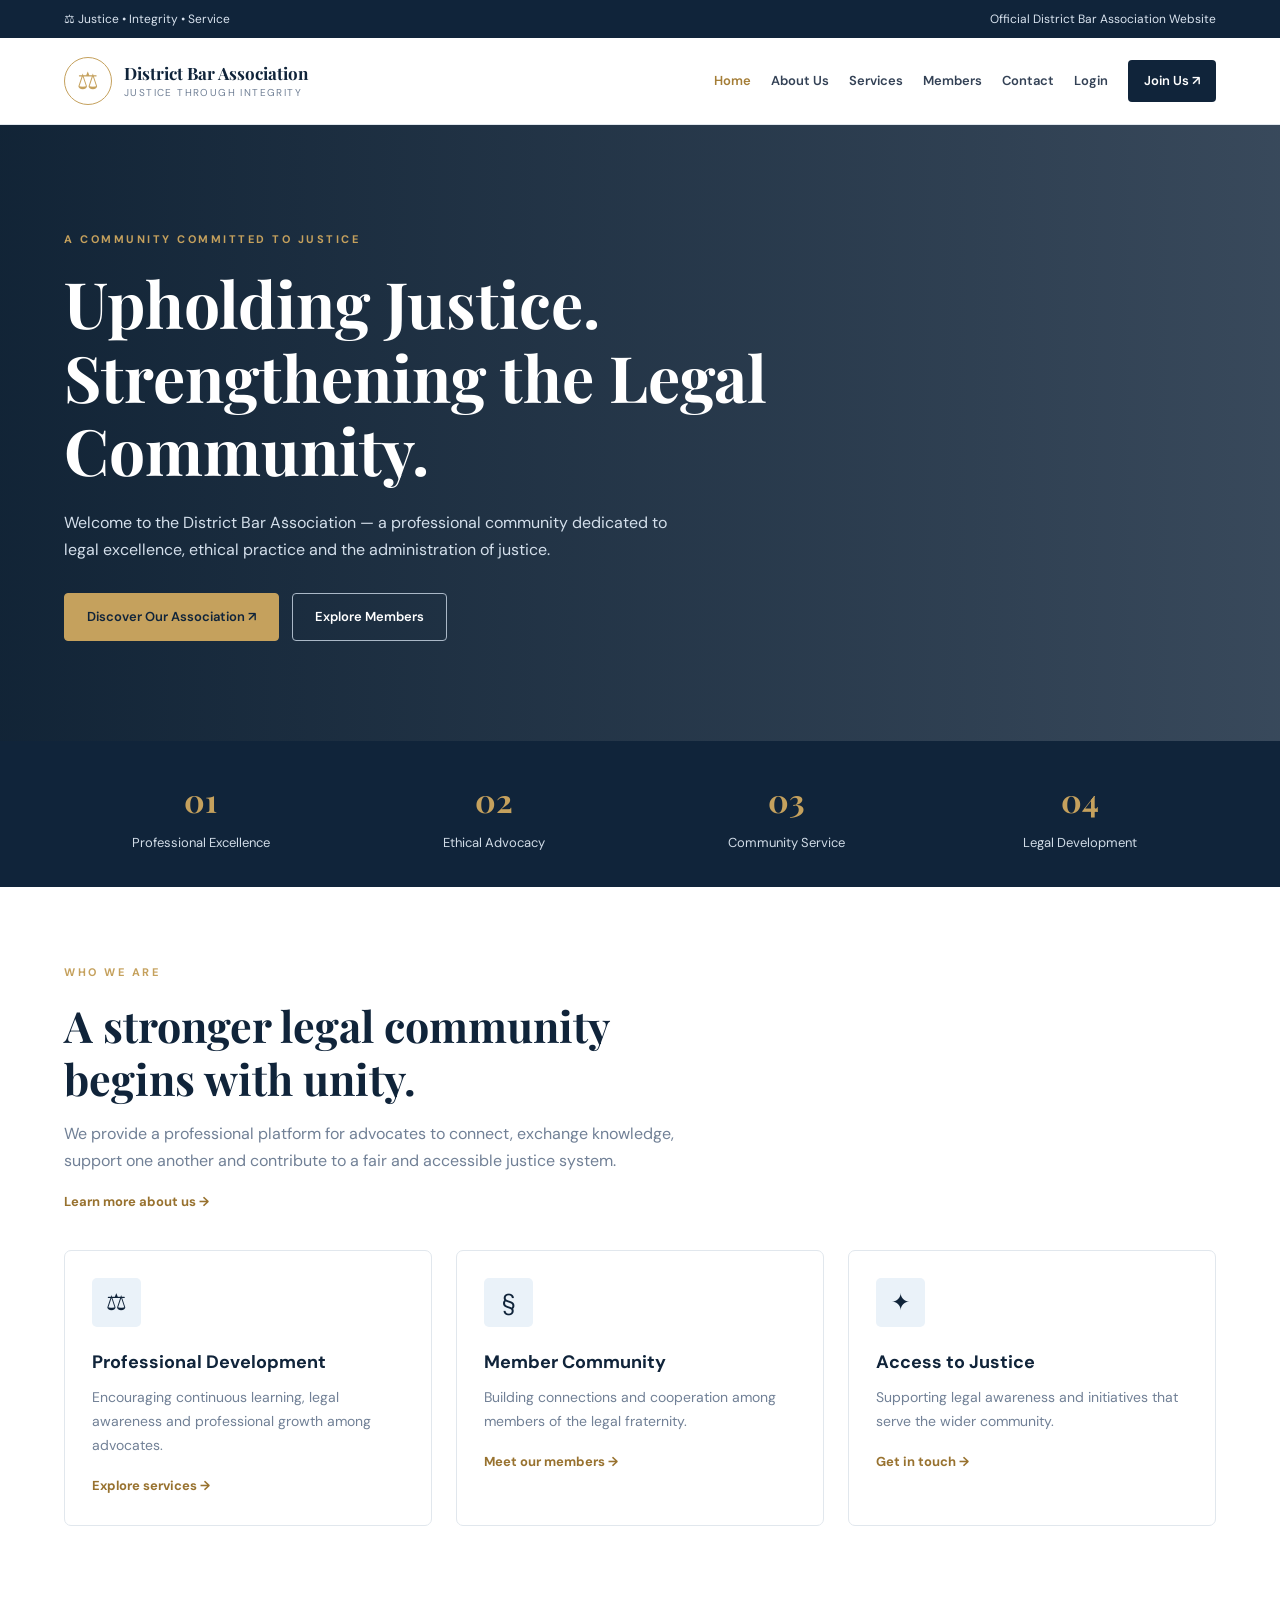
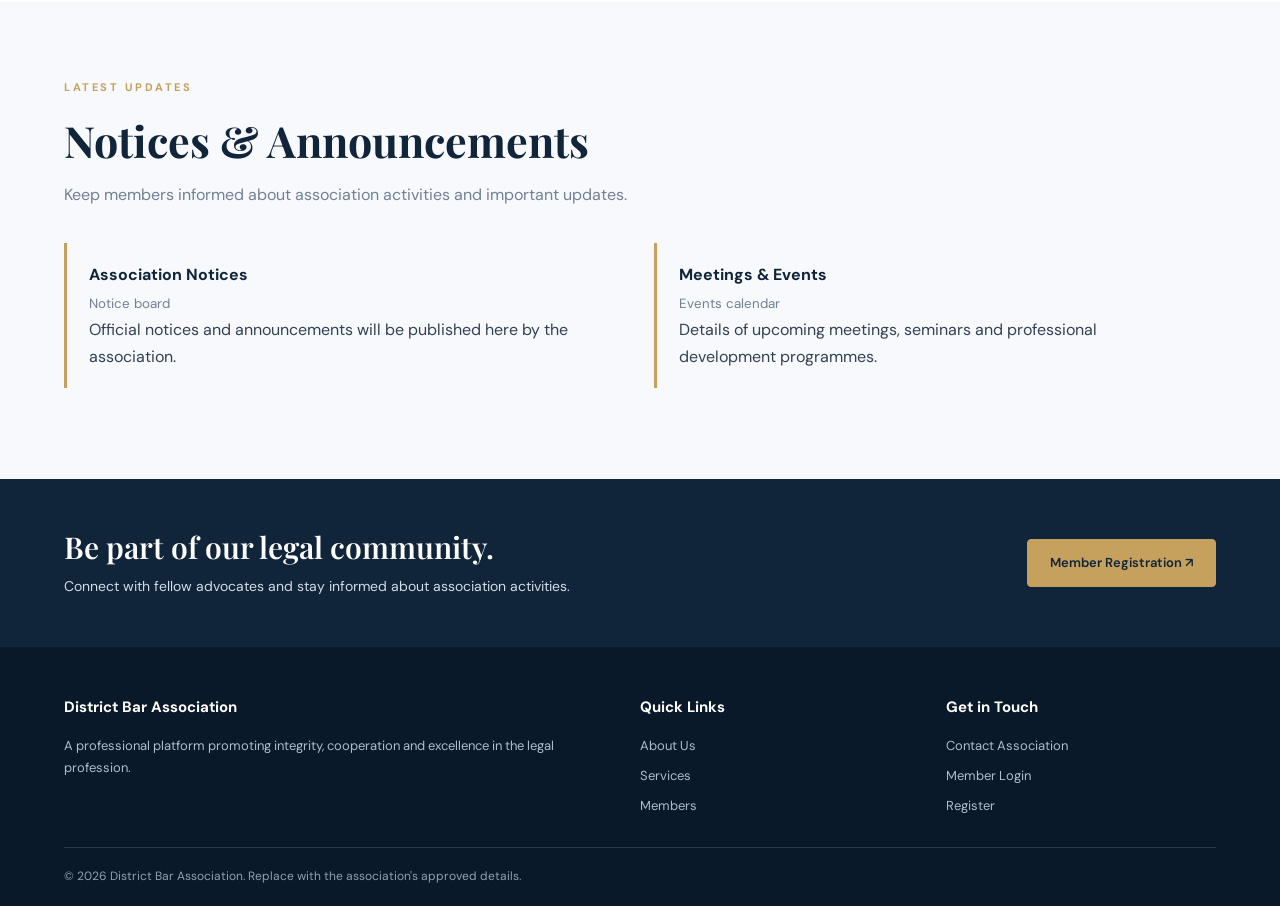
<file: index.html>
<!DOCTYPE html>
<html lang="en">
<head>
  <meta charset="UTF-8">
  <meta name="viewport" content="width=device-width, initial-scale=1.0">
  <title>Home | District Bar Association</title>
  <link rel="stylesheet" href="style.css">
</head>
<body>

<div class="topbar">
  <div class="container">
    <span>⚖ Justice • Integrity • Service</span>
    <span>Official District Bar Association Website</span>
  </div>
</div>

<header>
  <nav class="nav container">
    <a href="index.html" class="brand">
      <div class="brand-mark">⚖</div>
      <div><h2>District Bar Association</h2><small>Justice through integrity</small></div>
    </a>
    <div class="nav-links">
      <a class="active" href="index.html">Home</a>
      <a href="about.html">About Us</a>
      <a href="services.html">Services</a>
      <a href="members.html">Members</a>
      <a href="contact.html">Contact</a>
      <a href="login.html">Login</a>
      <a class="nav-cta" href="register.html">Join Us ↗</a>
    </div>
  </nav>
</header>

<main>
  <section class="hero">
    <div class="container">
      <div class="eyebrow">A community committed to justice</div>
      <h1>Upholding Justice.<br>Strengthening the Legal Community.</h1>
      <p>
        Welcome to the District Bar Association — a professional community
        dedicated to legal excellence, ethical practice and the administration
        of justice.
      </p>
      <div class="hero-actions">
        <a href="about.html" class="btn btn-gold">Discover Our Association ↗</a>
        <a href="members.html" class="btn btn-outline">Explore Members</a>
      </div>
    </div>
  </section>

  <section class="stats">
    <div class="container stats-grid">
      <div class="stat"><strong>01</strong><span>Professional Excellence</span></div>
      <div class="stat"><strong>02</strong><span>Ethical Advocacy</span></div>
      <div class="stat"><strong>03</strong><span>Community Service</span></div>
      <div class="stat"><strong>04</strong><span>Legal Development</span></div>
    </div>
  </section>

  <section class="section">
    <div class="container">
      <div class="section-heading">
        <div class="eyebrow">Who we are</div>
        <h2>A stronger legal community begins with unity.</h2>
        <p>
          We provide a professional platform for advocates to connect,
          exchange knowledge, support one another and contribute to a fair
          and accessible justice system.
        </p>
        <a class="text-link" href="about.html">Learn more about us →</a>
      </div>

      <div class="grid-3">
        <article class="card">
          <div class="card-icon">⚖</div>
          <h3>Professional Development</h3>
          <p>Encouraging continuous learning, legal awareness and professional growth among advocates.</p>
          <a href="services.html" class="text-link">Explore services →</a>
        </article>
        <article class="card">
          <div class="card-icon">§</div>
          <h3>Member Community</h3>
          <p>Building connections and cooperation among members of the legal fraternity.</p>
          <a href="members.html" class="text-link">Meet our members →</a>
        </article>
        <article class="card">
          <div class="card-icon">✦</div>
          <h3>Access to Justice</h3>
          <p>Supporting legal awareness and initiatives that serve the wider community.</p>
          <a href="contact.html" class="text-link">Get in touch →</a>
        </article>
      </div>
    </div>
  </section>

  <section class="section section-soft">
    <div class="container">
      <div class="section-heading">
        <div class="eyebrow">Latest updates</div>
        <h2>Notices & Announcements</h2>
        <p>Keep members informed about association activities and important updates.</p>
      </div>
      <div class="grid-2">
        <div class="notice">
          <h3>Association Notices</h3>
          <small>Notice board</small>
          <p>Official notices and announcements will be published here by the association.</p>
        </div>
        <div class="notice">
          <h3>Meetings & Events</h3>
          <small>Events calendar</small>
          <p>Details of upcoming meetings, seminars and professional development programmes.</p>
        </div>
      </div>
    </div>
  </section>

  <section class="cta">
    <div class="container cta-inner">
      <div>
        <h2>Be part of our legal community.</h2>
        <p>Connect with fellow advocates and stay informed about association activities.</p>
      </div>
      <a class="btn btn-gold" href="register.html">Member Registration ↗</a>
    </div>
  </section>
</main>

<footer>
  <div class="container">
    <div class="footer-grid">
      <div>
        <h3>District Bar Association</h3>
        <p>A professional platform promoting integrity, cooperation and excellence in the legal profession.</p>
      </div>
      <div>
        <h3>Quick Links</h3>
        <div class="footer-links">
          <a href="about.html">About Us</a>
          <a href="services.html">Services</a>
          <a href="members.html">Members</a>
        </div>
      </div>
      <div>
        <h3>Get in Touch</h3>
        <div class="footer-links">
          <a href="contact.html">Contact Association</a>
          <a href="login.html">Member Login</a>
          <a href="register.html">Register</a>
        </div>
      </div>
    </div>
    <div class="footer-bottom">© 2026 District Bar Association. Replace with the association's approved details.</div>
  </div>
</footer>

</body>
</html>
</file>
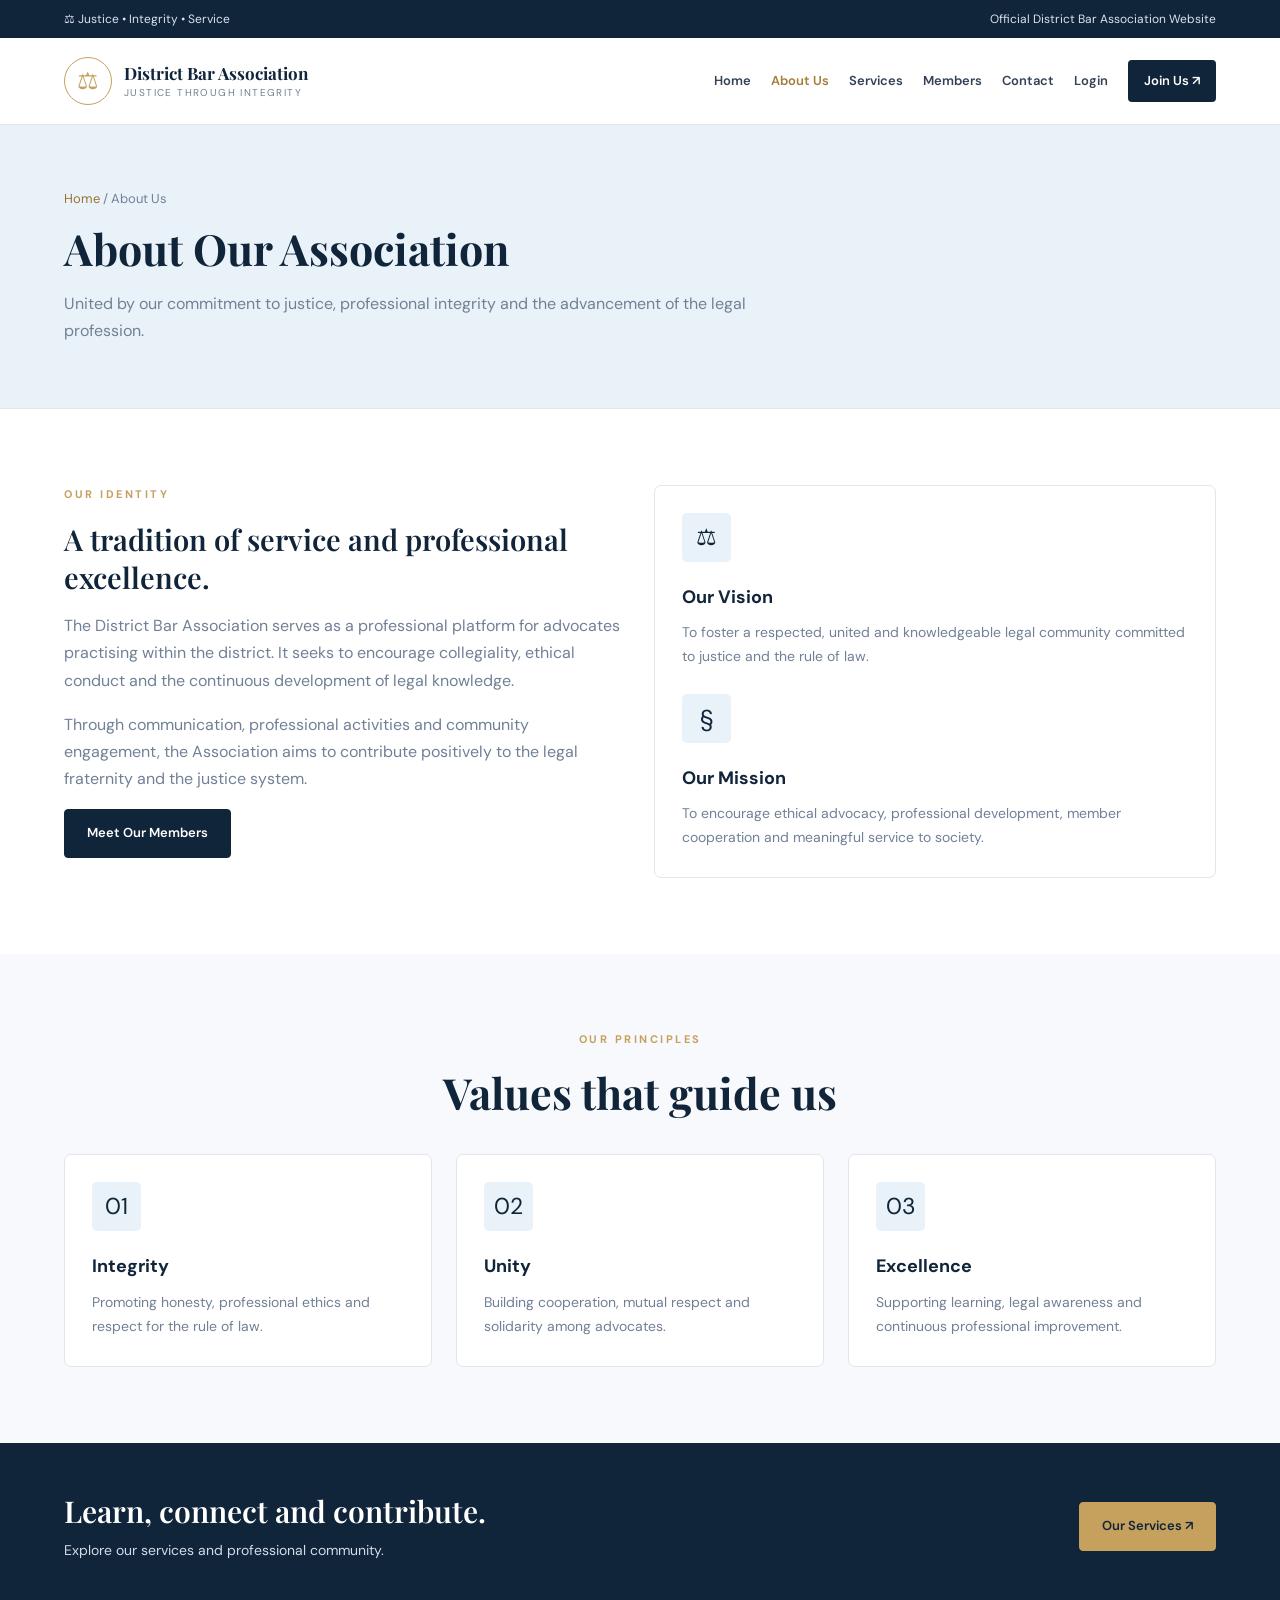
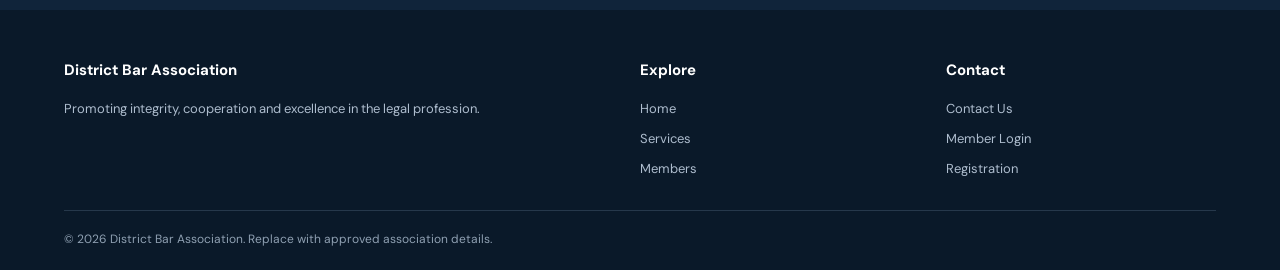
<file: about.html>
<!DOCTYPE html>
<html lang="en">
<head>
  <meta charset="UTF-8">
  <meta name="viewport" content="width=device-width, initial-scale=1.0">
  <title>About Us | District Bar Association</title>
  <link rel="stylesheet" href="style.css">
</head>
<body>
<div class="topbar"><div class="container"><span>⚖ Justice • Integrity • Service</span><span>Official District Bar Association Website</span></div></div>
<header><nav class="nav container">
  <a href="index.html" class="brand"><div class="brand-mark">⚖</div><div><h2>District Bar Association</h2><small>Justice through integrity</small></div></a>
  <div class="nav-links">
    <a href="index.html">Home</a><a class="active" href="about.html">About Us</a>
    <a href="services.html">Services</a><a href="members.html">Members</a>
    <a href="contact.html">Contact</a><a href="login.html">Login</a>
    <a class="nav-cta" href="register.html">Join Us ↗</a>
  </div>
</nav></header>

<section class="page-banner"><div class="container">
  <div class="breadcrumb"><a href="index.html">Home</a> / About Us</div>
  <h1>About Our Association</h1>
  <p>United by our commitment to justice, professional integrity and the advancement of the legal profession.</p>
</div></section>

<section class="section"><div class="container grid-2">
  <div class="content-copy">
    <div class="eyebrow">Our identity</div>
    <h2>A tradition of service and professional excellence.</h2>
    <p>The District Bar Association serves as a professional platform for advocates practising within the district. It seeks to encourage collegiality, ethical conduct and the continuous development of legal knowledge.</p>
    <p>Through communication, professional activities and community engagement, the Association aims to contribute positively to the legal fraternity and the justice system.</p>
    <a href="members.html" class="btn">Meet Our Members</a>
  </div>
  <div class="card">
    <div class="card-icon">⚖</div>
    <h3>Our Vision</h3>
    <p>To foster a respected, united and knowledgeable legal community committed to justice and the rule of law.</p>
    <div class="card-icon" style="margin-top:25px">§</div>
    <h3>Our Mission</h3>
    <p>To encourage ethical advocacy, professional development, member cooperation and meaningful service to society.</p>
  </div>
</div></section>

<section class="section section-soft"><div class="container">
  <div class="section-heading center"><div class="eyebrow">Our principles</div><h2>Values that guide us</h2></div>
  <div class="grid-3">
    <article class="card"><div class="card-icon">01</div><h3>Integrity</h3><p>Promoting honesty, professional ethics and respect for the rule of law.</p></article>
    <article class="card"><div class="card-icon">02</div><h3>Unity</h3><p>Building cooperation, mutual respect and solidarity among advocates.</p></article>
    <article class="card"><div class="card-icon">03</div><h3>Excellence</h3><p>Supporting learning, legal awareness and continuous professional improvement.</p></article>
  </div>
</div></section>

<section class="cta"><div class="container cta-inner"><div><h2>Learn, connect and contribute.</h2><p>Explore our services and professional community.</p></div><a class="btn btn-gold" href="services.html">Our Services ↗</a></div></section>

<footer><div class="container">
  <div class="footer-grid">
    <div><h3>District Bar Association</h3><p>Promoting integrity, cooperation and excellence in the legal profession.</p></div>
    <div><h3>Explore</h3><div class="footer-links"><a href="index.html">Home</a><a href="services.html">Services</a><a href="members.html">Members</a></div></div>
    <div><h3>Contact</h3><div class="footer-links"><a href="contact.html">Contact Us</a><a href="login.html">Member Login</a><a href="register.html">Registration</a></div></div>
  </div>
  <div class="footer-bottom">© 2026 District Bar Association. Replace with approved association details.</div>
</div></footer>
</body>
</html>
</file>
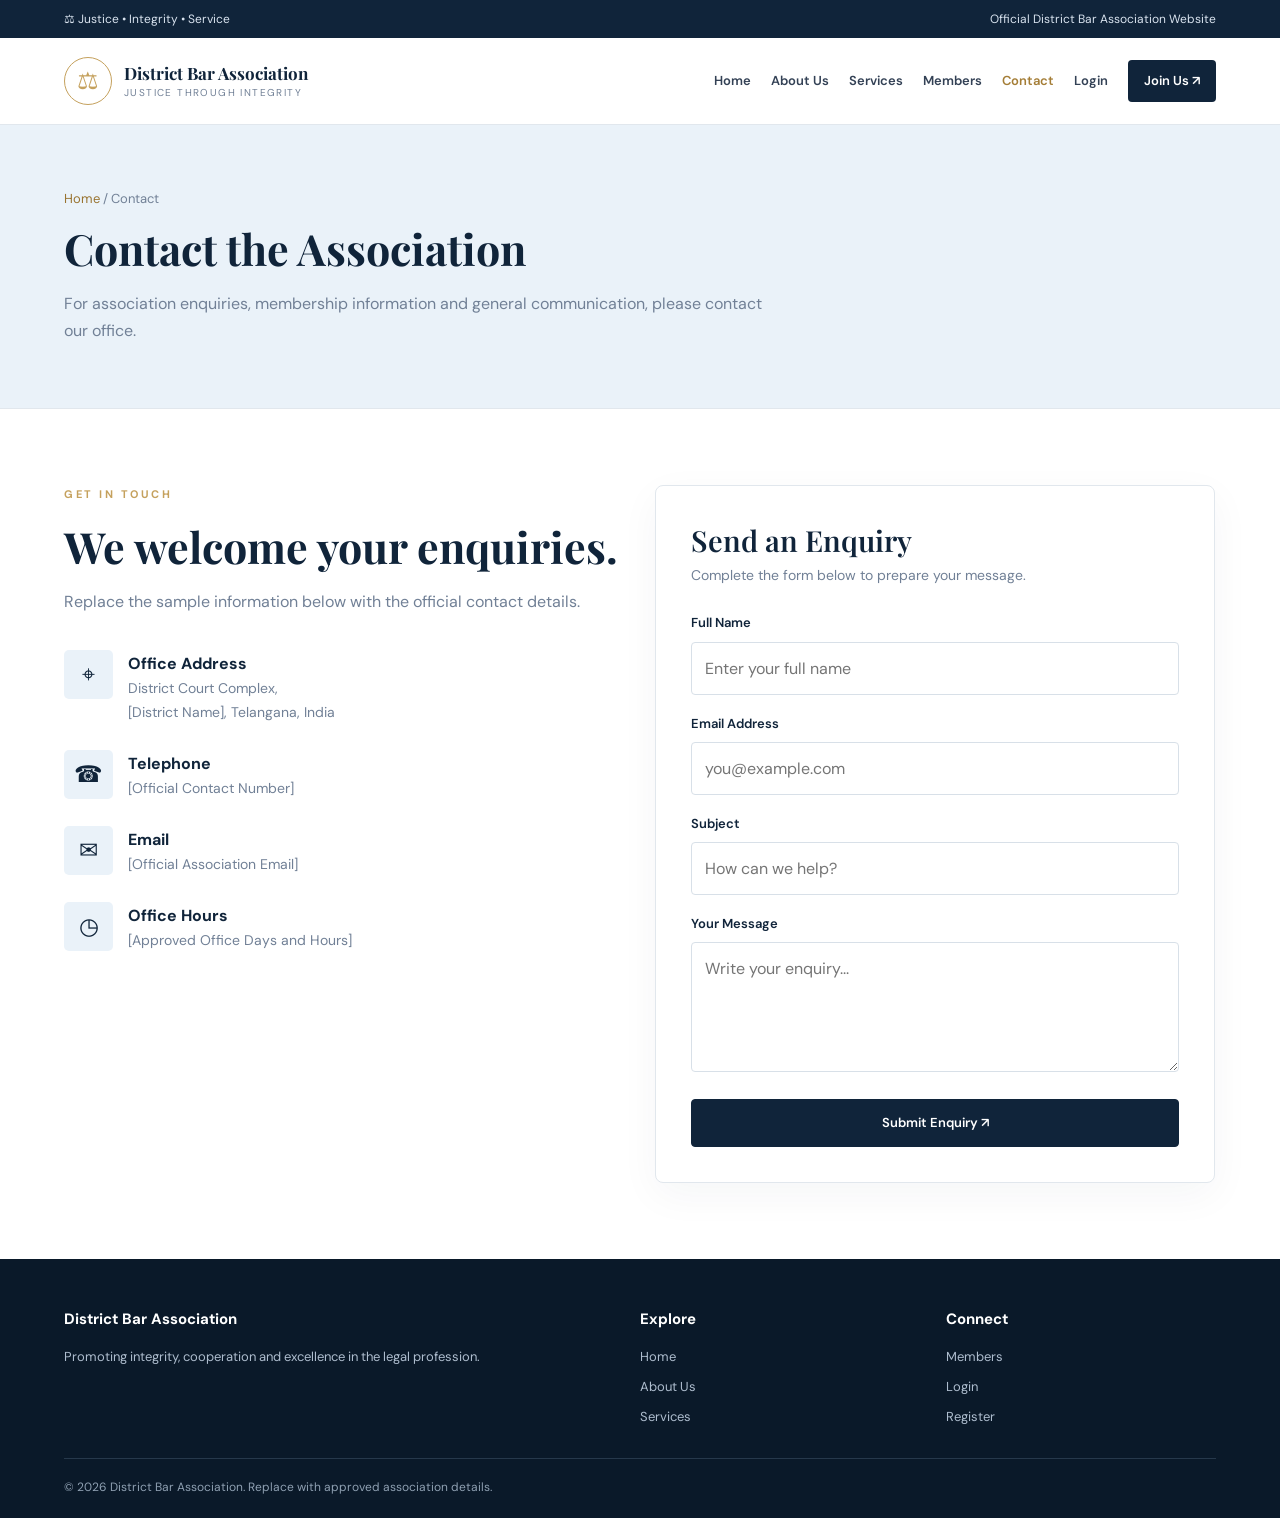
<file: contact.html>
<!DOCTYPE html>
<html lang="en">
<head>
  <meta charset="UTF-8">
  <meta name="viewport" content="width=device-width, initial-scale=1.0">
  <title>Contact | District Bar Association</title>
  <link rel="stylesheet" href="style.css">
</head>
<body>
<div class="topbar"><div class="container"><span>⚖ Justice • Integrity • Service</span><span>Official District Bar Association Website</span></div></div>
<header><nav class="nav container">
  <a href="index.html" class="brand"><div class="brand-mark">⚖</div><div><h2>District Bar Association</h2><small>Justice through integrity</small></div></a>
  <div class="nav-links"><a href="index.html">Home</a><a href="about.html">About Us</a><a href="services.html">Services</a><a href="members.html">Members</a><a class="active" href="contact.html">Contact</a><a href="login.html">Login</a><a class="nav-cta" href="register.html">Join Us ↗</a></div>
</nav></header>

<section class="page-banner"><div class="container">
  <div class="breadcrumb"><a href="index.html">Home</a> / Contact</div>
  <h1>Contact the Association</h1>
  <p>For association enquiries, membership information and general communication, please contact our office.</p>
</div></section>

<section class="section"><div class="container grid-2">
  <div>
    <div class="section-heading"><div class="eyebrow">Get in touch</div><h2>We welcome your enquiries.</h2><p>Replace the sample information below with the official contact details.</p></div>
    <div class="contact-detail"><div class="card-icon">⌖</div><div><h3>Office Address</h3><p>District Court Complex,<br>[District Name], Telangana, India</p></div></div>
    <div class="contact-detail"><div class="card-icon">☎</div><div><h3>Telephone</h3><p>[Official Contact Number]</p></div></div>
    <div class="contact-detail"><div class="card-icon">✉</div><div><h3>Email</h3><p>[Official Association Email]</p></div></div>
    <div class="contact-detail"><div class="card-icon">◷</div><div><h3>Office Hours</h3><p>[Approved Office Days and Hours]</p></div></div>
  </div>

  <div class="form-card">
    <h2>Send an Enquiry</h2>
    <p class="intro">Complete the form below to prepare your message.</p>
    <form action="#" method="post" onsubmit="event.preventDefault(); alert('Demo form only. Connect a backend to send your enquiry.');">
      <div class="form-group"><label for="name">Full Name</label><input id="name" name="name" type="text" placeholder="Enter your full name" required></div>
      <div class="form-group"><label for="email">Email Address</label><input id="email" name="email" type="email" placeholder="you@example.com" required></div>
      <div class="form-group"><label for="subject">Subject</label><input id="subject" name="subject" type="text" placeholder="How can we help?" required></div>
      <div class="form-group"><label for="message">Your Message</label><textarea id="message" name="message" placeholder="Write your enquiry..." required></textarea></div>
      <button class="btn" type="submit">Submit Enquiry ↗</button>
    </form>
  </div>
</div></section>

<footer><div class="container"><div class="footer-grid">
  <div><h3>District Bar Association</h3><p>Promoting integrity, cooperation and excellence in the legal profession.</p></div>
  <div><h3>Explore</h3><div class="footer-links"><a href="index.html">Home</a><a href="about.html">About Us</a><a href="services.html">Services</a></div></div>
  <div><h3>Connect</h3><div class="footer-links"><a href="members.html">Members</a><a href="login.html">Login</a><a href="register.html">Register</a></div></div>
</div><div class="footer-bottom">© 2026 District Bar Association. Replace with approved association details.</div></div></footer>
</body>
</html>
</file>
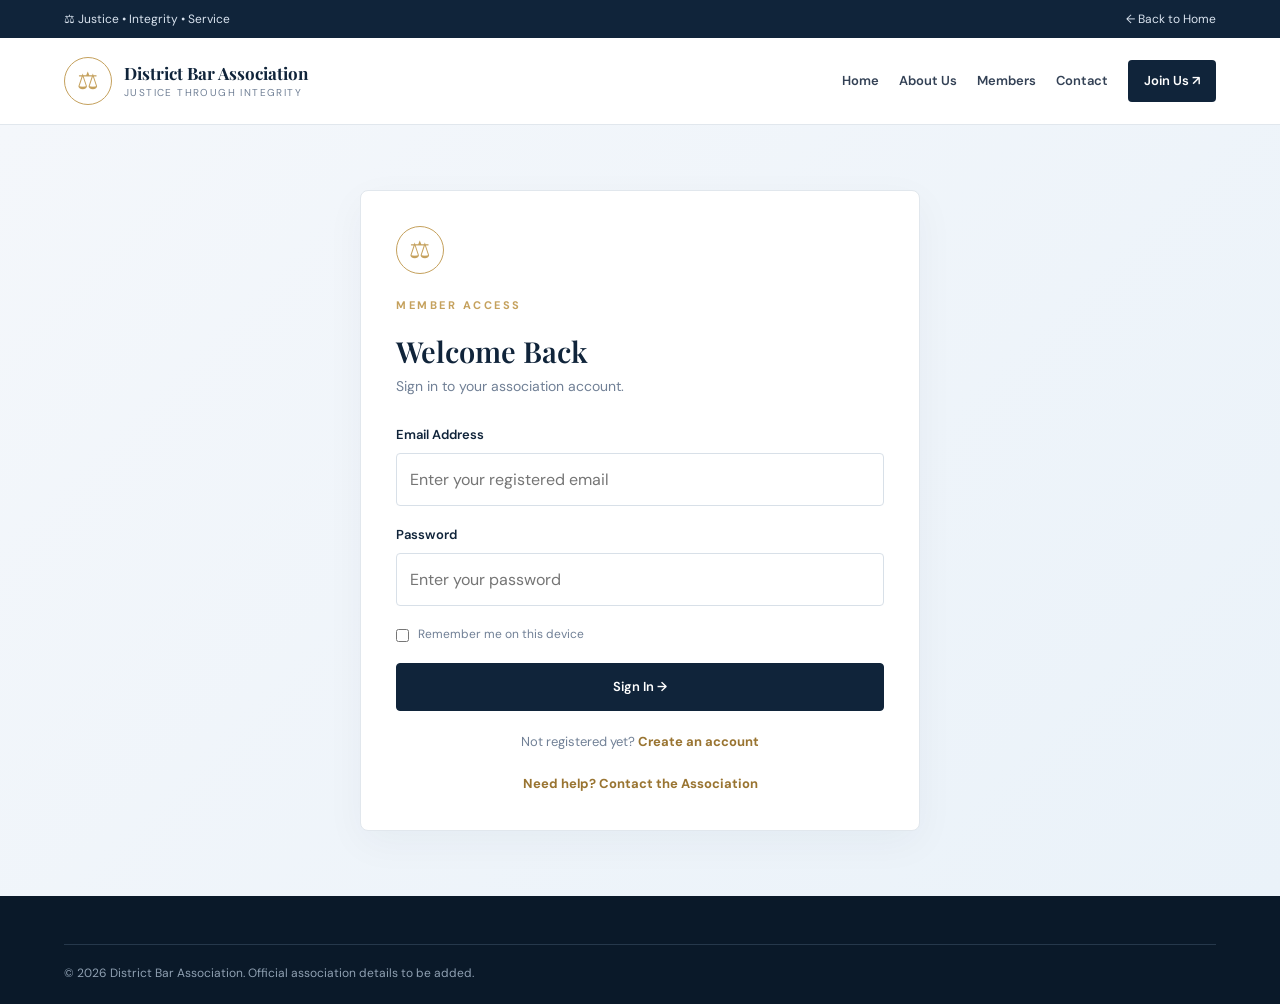
<file: login.html>
<!DOCTYPE html>
<html lang="en">
<head>
  <meta charset="UTF-8">
  <meta name="viewport" content="width=device-width, initial-scale=1.0">
  <title>Member Login | District Bar Association</title>
  <link rel="stylesheet" href="style.css">
</head>
<body>
<div class="topbar"><div class="container"><span>⚖ Justice • Integrity • Service</span><a href="index.html">← Back to Home</a></div></div>
<header><nav class="nav container">
  <a href="index.html" class="brand"><div class="brand-mark">⚖</div><div><h2>District Bar Association</h2><small>Justice through integrity</small></div></a>
  <div class="nav-links"><a href="index.html">Home</a><a href="about.html">About Us</a><a href="members.html">Members</a><a href="contact.html">Contact</a><a class="nav-cta" href="register.html">Join Us ↗</a></div>
</nav></header>

<section class="auth-section">
  <div class="container">
    <div class="form-card">
      <div class="brand-mark" style="margin-bottom:22px">⚖</div>
      <div class="eyebrow">Member access</div>
      <h2>Welcome Back</h2>
      <p class="intro">Sign in to your association account.</p>

      <form onsubmit="event.preventDefault(); alert('Demo only. Authentication is not connected.');">
        <div class="form-group">
          <label for="email">Email Address</label>
          <input id="email" type="email" placeholder="Enter your registered email" required autocomplete="username">
        </div>
        <div class="form-group">
          <label for="password">Password</label>
          <input id="password" type="password" placeholder="Enter your password" required autocomplete="current-password">
        </div>
        <label class="checkline">
          <input type="checkbox" name="remember">
          <span>Remember me on this device</span>
        </label>
        <button class="btn" type="submit">Sign In →</button>
      </form>

      <p class="form-note">Not registered yet? <a href="register.html">Create an account</a></p>
      <p class="form-note"><a href="contact.html">Need help? Contact the Association</a></p>
    </div>
  </div>
</section>

<footer><div class="container"><div class="footer-bottom">© 2026 District Bar Association. Official association details to be added.</div></div></footer>
</body>
</html>
</file>
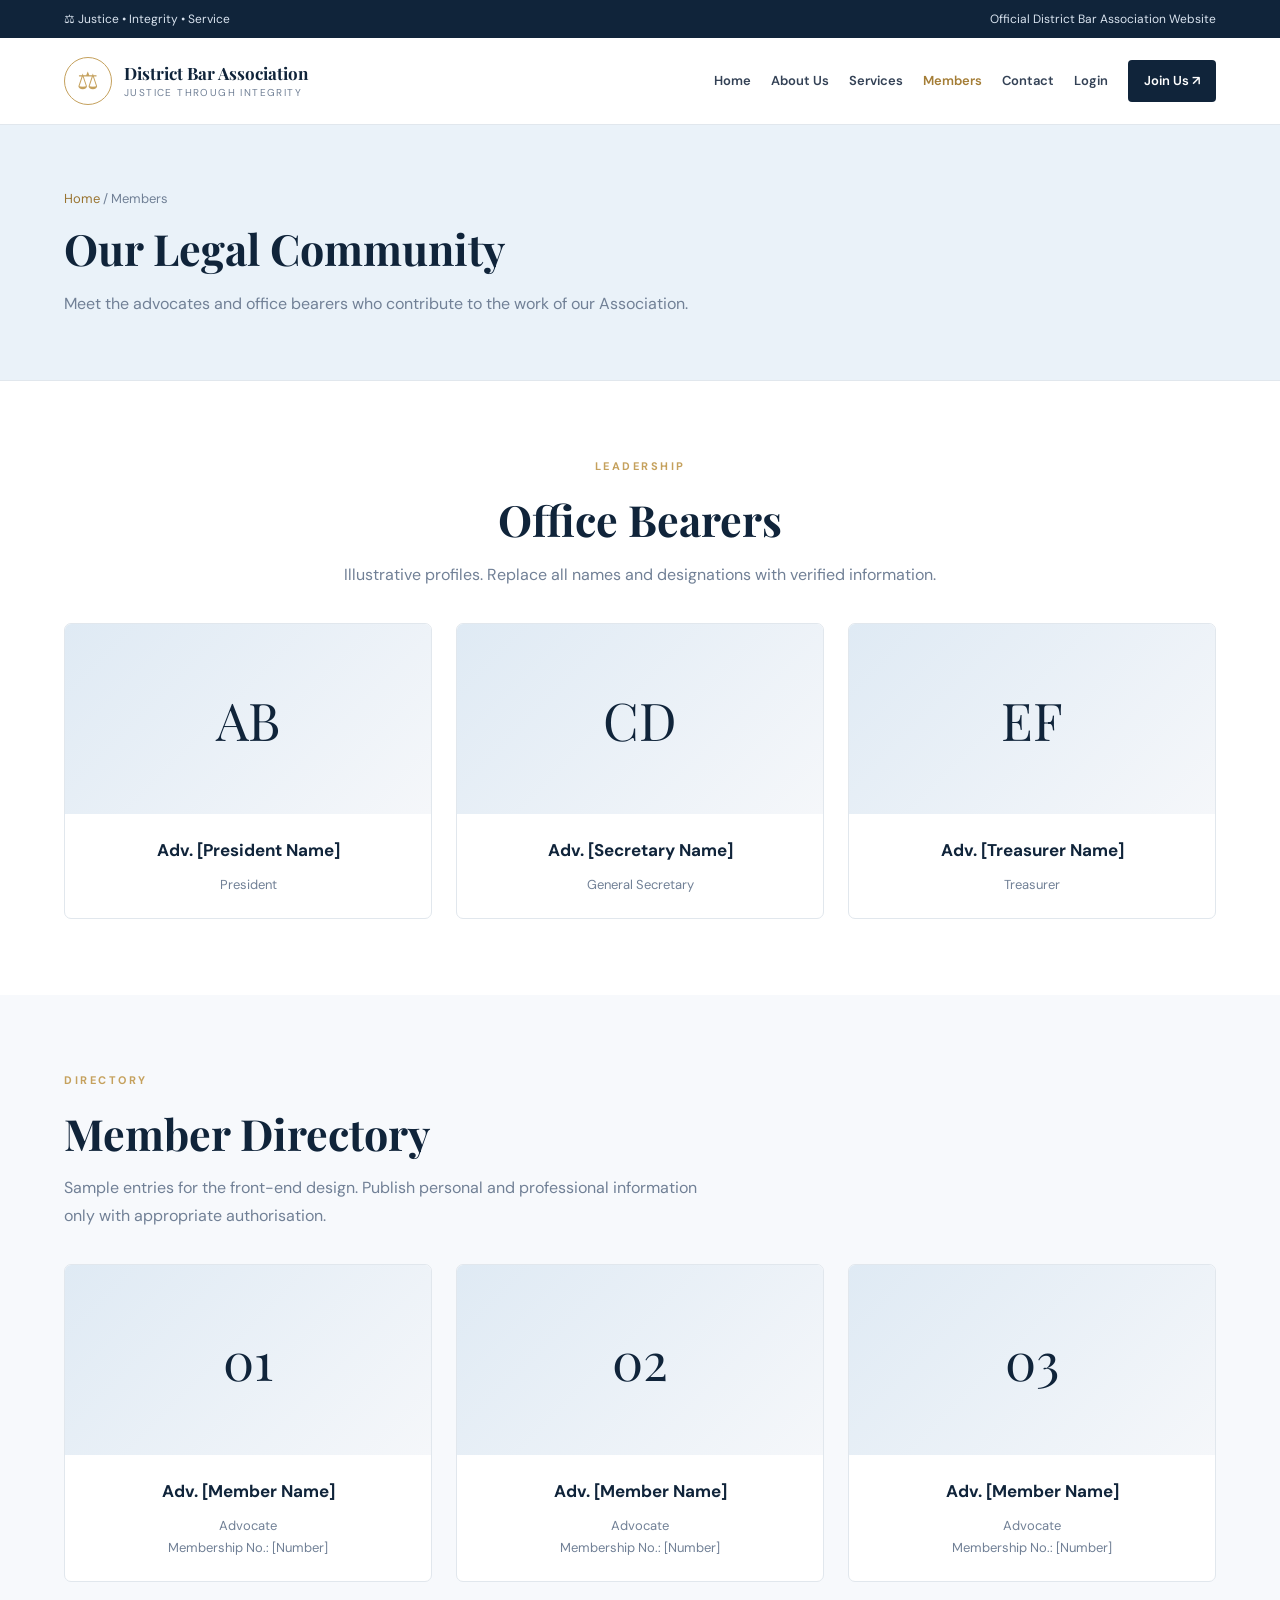
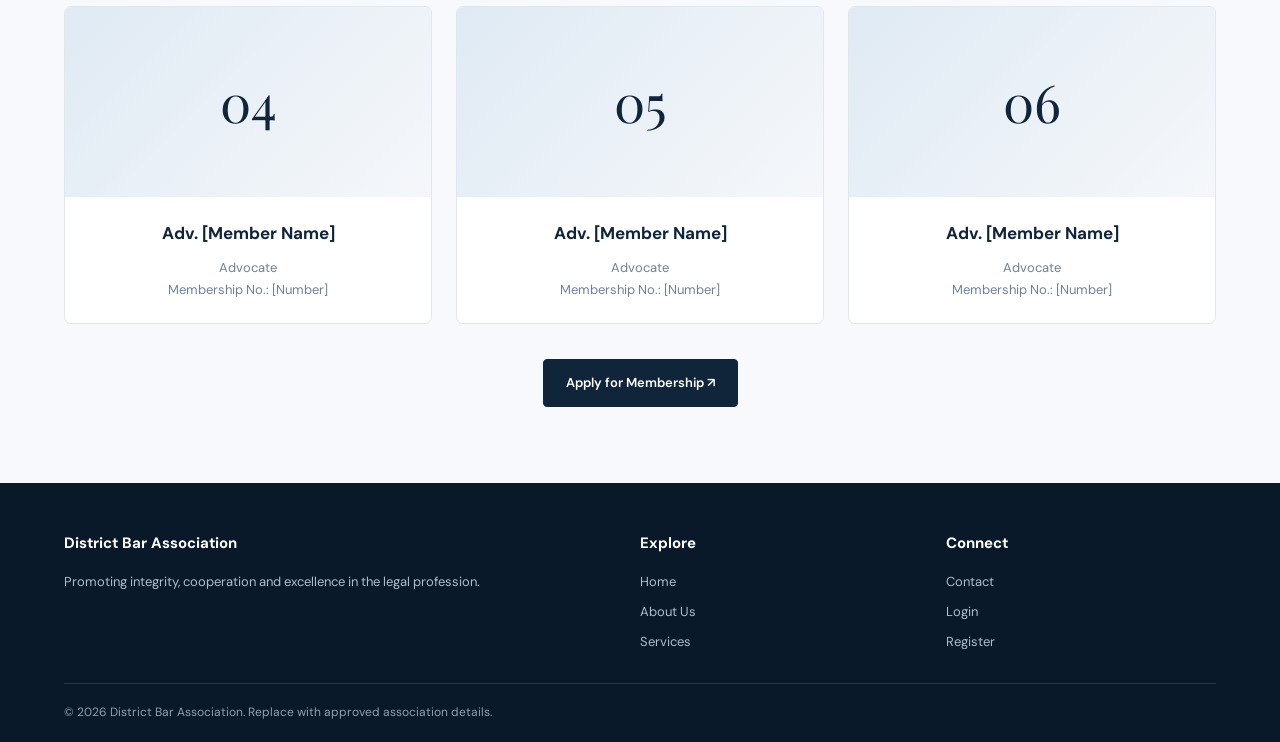
<file: members.html>
<!DOCTYPE html>
<html lang="en">
<head>
  <meta charset="UTF-8">
  <meta name="viewport" content="width=device-width, initial-scale=1.0">
  <title>Members | District Bar Association</title>
  <link rel="stylesheet" href="style.css">
</head>
<body>
<div class="topbar"><div class="container"><span>⚖ Justice • Integrity • Service</span><span>Official District Bar Association Website</span></div></div>
<header><nav class="nav container">
  <a href="index.html" class="brand"><div class="brand-mark">⚖</div><div><h2>District Bar Association</h2><small>Justice through integrity</small></div></a>
  <div class="nav-links"><a href="index.html">Home</a><a href="about.html">About Us</a><a href="services.html">Services</a><a class="active" href="members.html">Members</a><a href="contact.html">Contact</a><a href="login.html">Login</a><a class="nav-cta" href="register.html">Join Us ↗</a></div>
</nav></header>

<section class="page-banner"><div class="container">
  <div class="breadcrumb"><a href="index.html">Home</a> / Members</div>
  <h1>Our Legal Community</h1>
  <p>Meet the advocates and office bearers who contribute to the work of our Association.</p>
</div></section>

<section class="section"><div class="container">
  <div class="section-heading center"><div class="eyebrow">Leadership</div><h2>Office Bearers</h2><p>Illustrative profiles. Replace all names and designations with verified information.</p></div>
  <div class="grid-3">
    <article class="card member-card"><div class="member-photo">AB</div><div class="member-info"><h3>Adv. [President Name]</h3><p>President</p></div></article>
    <article class="card member-card"><div class="member-photo">CD</div><div class="member-info"><h3>Adv. [Secretary Name]</h3><p>General Secretary</p></div></article>
    <article class="card member-card"><div class="member-photo">EF</div><div class="member-info"><h3>Adv. [Treasurer Name]</h3><p>Treasurer</p></div></article>
  </div>
</div></section>

<section class="section section-soft"><div class="container">
  <div class="section-heading"><div class="eyebrow">Directory</div><h2>Member Directory</h2><p>Sample entries for the front-end design. Publish personal and professional information only with appropriate authorisation.</p></div>
  <div class="grid-3">
    <article class="card member-card"><div class="member-photo">01</div><div class="member-info"><h3>Adv. [Member Name]</h3><p>Advocate</p><p>Membership No.: [Number]</p></div></article>
    <article class="card member-card"><div class="member-photo">02</div><div class="member-info"><h3>Adv. [Member Name]</h3><p>Advocate</p><p>Membership No.: [Number]</p></div></article>
    <article class="card member-card"><div class="member-photo">03</div><div class="member-info"><h3>Adv. [Member Name]</h3><p>Advocate</p><p>Membership No.: [Number]</p></div></article>
    <article class="card member-card"><div class="member-photo">04</div><div class="member-info"><h3>Adv. [Member Name]</h3><p>Advocate</p><p>Membership No.: [Number]</p></div></article>
    <article class="card member-card"><div class="member-photo">05</div><div class="member-info"><h3>Adv. [Member Name]</h3><p>Advocate</p><p>Membership No.: [Number]</p></div></article>
    <article class="card member-card"><div class="member-photo">06</div><div class="member-info"><h3>Adv. [Member Name]</h3><p>Advocate</p><p>Membership No.: [Number]</p></div></article>
  </div>
  <div style="text-align:center;margin-top:35px"><a class="btn" href="register.html">Apply for Membership ↗</a></div>
</div></section>

<footer><div class="container"><div class="footer-grid">
  <div><h3>District Bar Association</h3><p>Promoting integrity, cooperation and excellence in the legal profession.</p></div>
  <div><h3>Explore</h3><div class="footer-links"><a href="index.html">Home</a><a href="about.html">About Us</a><a href="services.html">Services</a></div></div>
  <div><h3>Connect</h3><div class="footer-links"><a href="contact.html">Contact</a><a href="login.html">Login</a><a href="register.html">Register</a></div></div>
</div><div class="footer-bottom">© 2026 District Bar Association. Replace with approved association details.</div></div></footer>
</body>
</html>
</file>
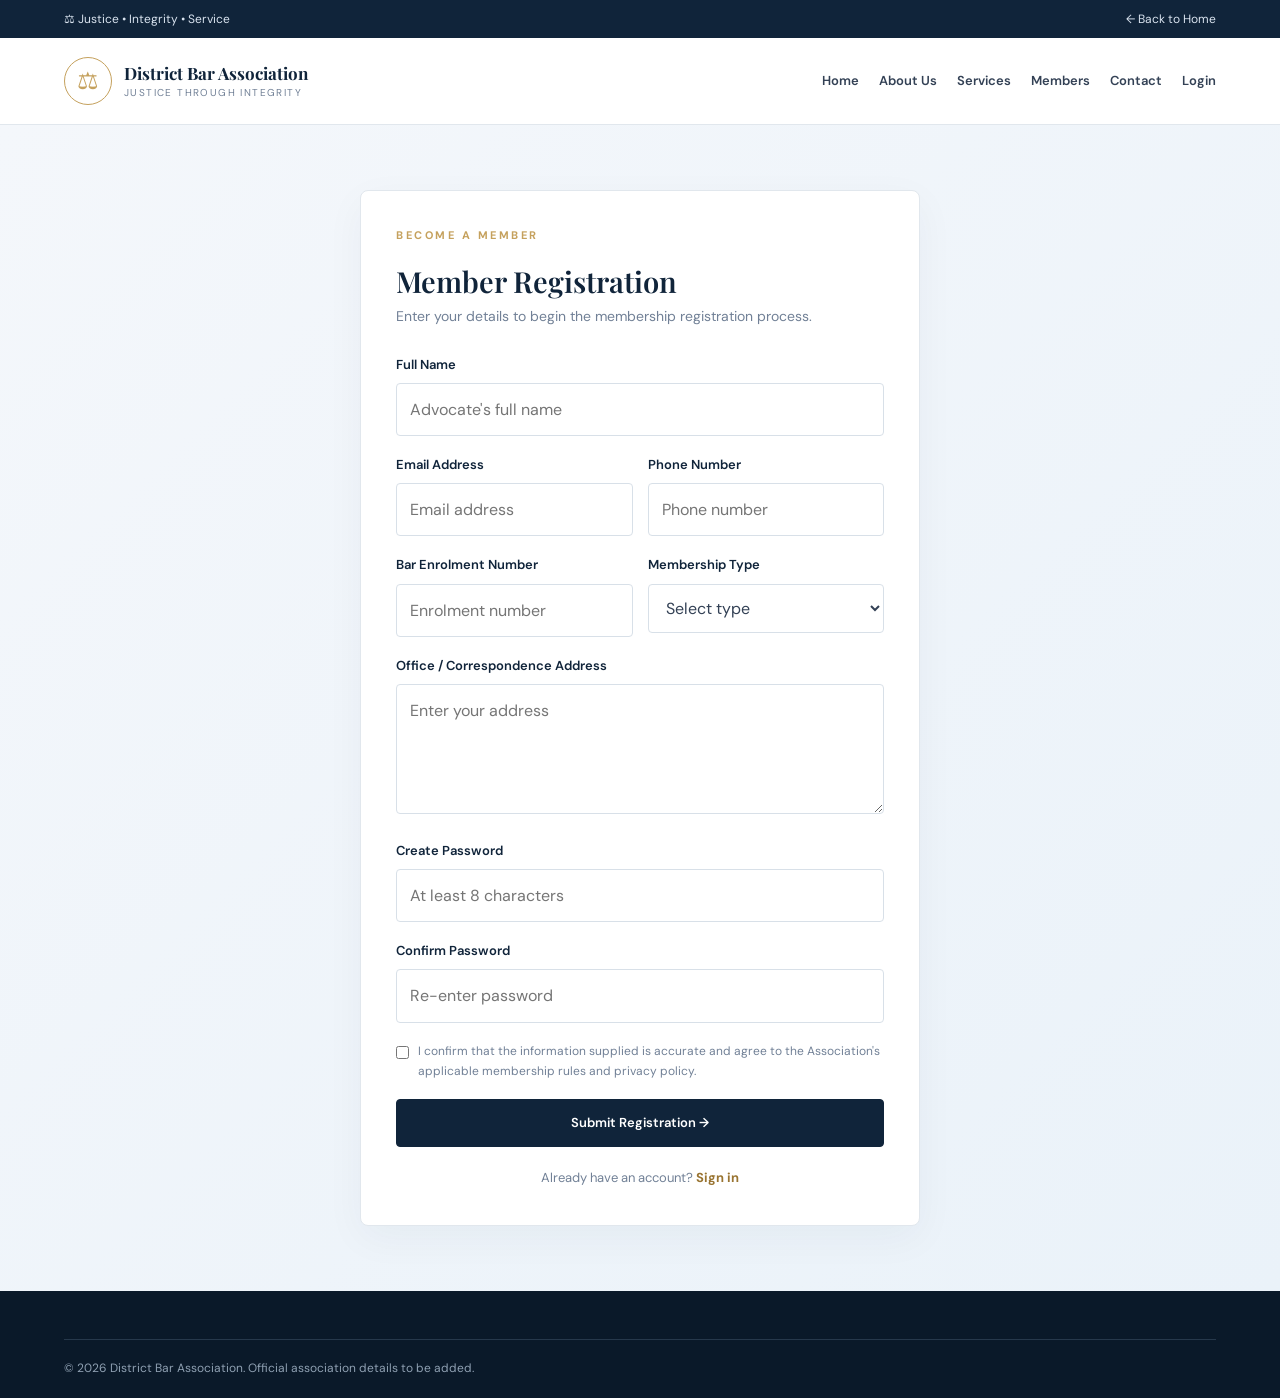
<file: register.html>
<!DOCTYPE html>
<html lang="en">
<head>
  <meta charset="UTF-8">
  <meta name="viewport" content="width=device-width, initial-scale=1.0">
  <title>Member Registration | District Bar Association</title>
  <link rel="stylesheet" href="style.css">
</head>
<body>
<div class="topbar"><div class="container"><span>⚖ Justice • Integrity • Service</span><a href="index.html">← Back to Home</a></div></div>
<header><nav class="nav container">
  <a href="index.html" class="brand"><div class="brand-mark">⚖</div><div><h2>District Bar Association</h2><small>Justice through integrity</small></div></a>
  <div class="nav-links"><a href="index.html">Home</a><a href="about.html">About Us</a><a href="services.html">Services</a><a href="members.html">Members</a><a href="contact.html">Contact</a><a href="login.html">Login</a></div>
</nav></header>

<section class="auth-section">
  <div class="container">
    <div class="form-card">
      <div class="eyebrow">Become a member</div>
      <h2>Member Registration</h2>
      <p class="intro">Enter your details to begin the membership registration process.</p>

      <form onsubmit="event.preventDefault(); alert('Demo only. Your registration has not been saved. Connect a secure backend to process applications.');">
        <div class="form-group">
          <label for="fullname">Full Name</label>
          <input id="fullname" name="fullname" type="text" placeholder="Advocate's full name" required autocomplete="name">
        </div>

        <div class="form-row">
          <div class="form-group">
            <label for="regemail">Email Address</label>
            <input id="regemail" name="email" type="email" placeholder="Email address" required autocomplete="email">
          </div>
          <div class="form-group">
            <label for="phone">Phone Number</label>
            <input id="phone" name="phone" type="tel" placeholder="Phone number" required autocomplete="tel">
          </div>
        </div>

        <div class="form-row">
          <div class="form-group">
            <label for="enrolment">Bar Enrolment Number</label>
            <input id="enrolment" name="enrolment" type="text" placeholder="Enrolment number" required>
          </div>
          <div class="form-group">
            <label for="membertype">Membership Type</label>
            <select id="membertype" name="membertype" required>
              <option value="">Select type</option>
              <option value="ordinary">Ordinary Member</option>
              <option value="life">Life Member</option>
              <option value="other">Other / To Be Verified</option>
            </select>
          </div>
        </div>

        <div class="form-group">
          <label for="address">Office / Correspondence Address</label>
          <textarea id="address" name="address" placeholder="Enter your address" required></textarea>
        </div>

        <div class="form-group">
          <label for="newpassword">Create Password</label>
          <input id="newpassword" name="password" type="password" placeholder="At least 8 characters" minlength="8" required autocomplete="new-password">
        </div>

        <div class="form-group">
          <label for="confirm">Confirm Password</label>
          <input id="confirm" name="confirm" type="password" placeholder="Re-enter password" minlength="8" required autocomplete="new-password">
        </div>

        <label class="checkline">
          <input type="checkbox" required>
          <span>I confirm that the information supplied is accurate and agree to the Association's applicable membership rules and privacy policy.</span>
        </label>

        <button class="btn" type="submit">Submit Registration →</button>
      </form>

      <p class="form-note">Already have an account? <a href="login.html">Sign in</a></p>
    </div>
  </div>
</section>

<footer><div class="container"><div class="footer-bottom">© 2026 District Bar Association. Official association details to be added.</div></div></footer>
</body>
</html>
</file>
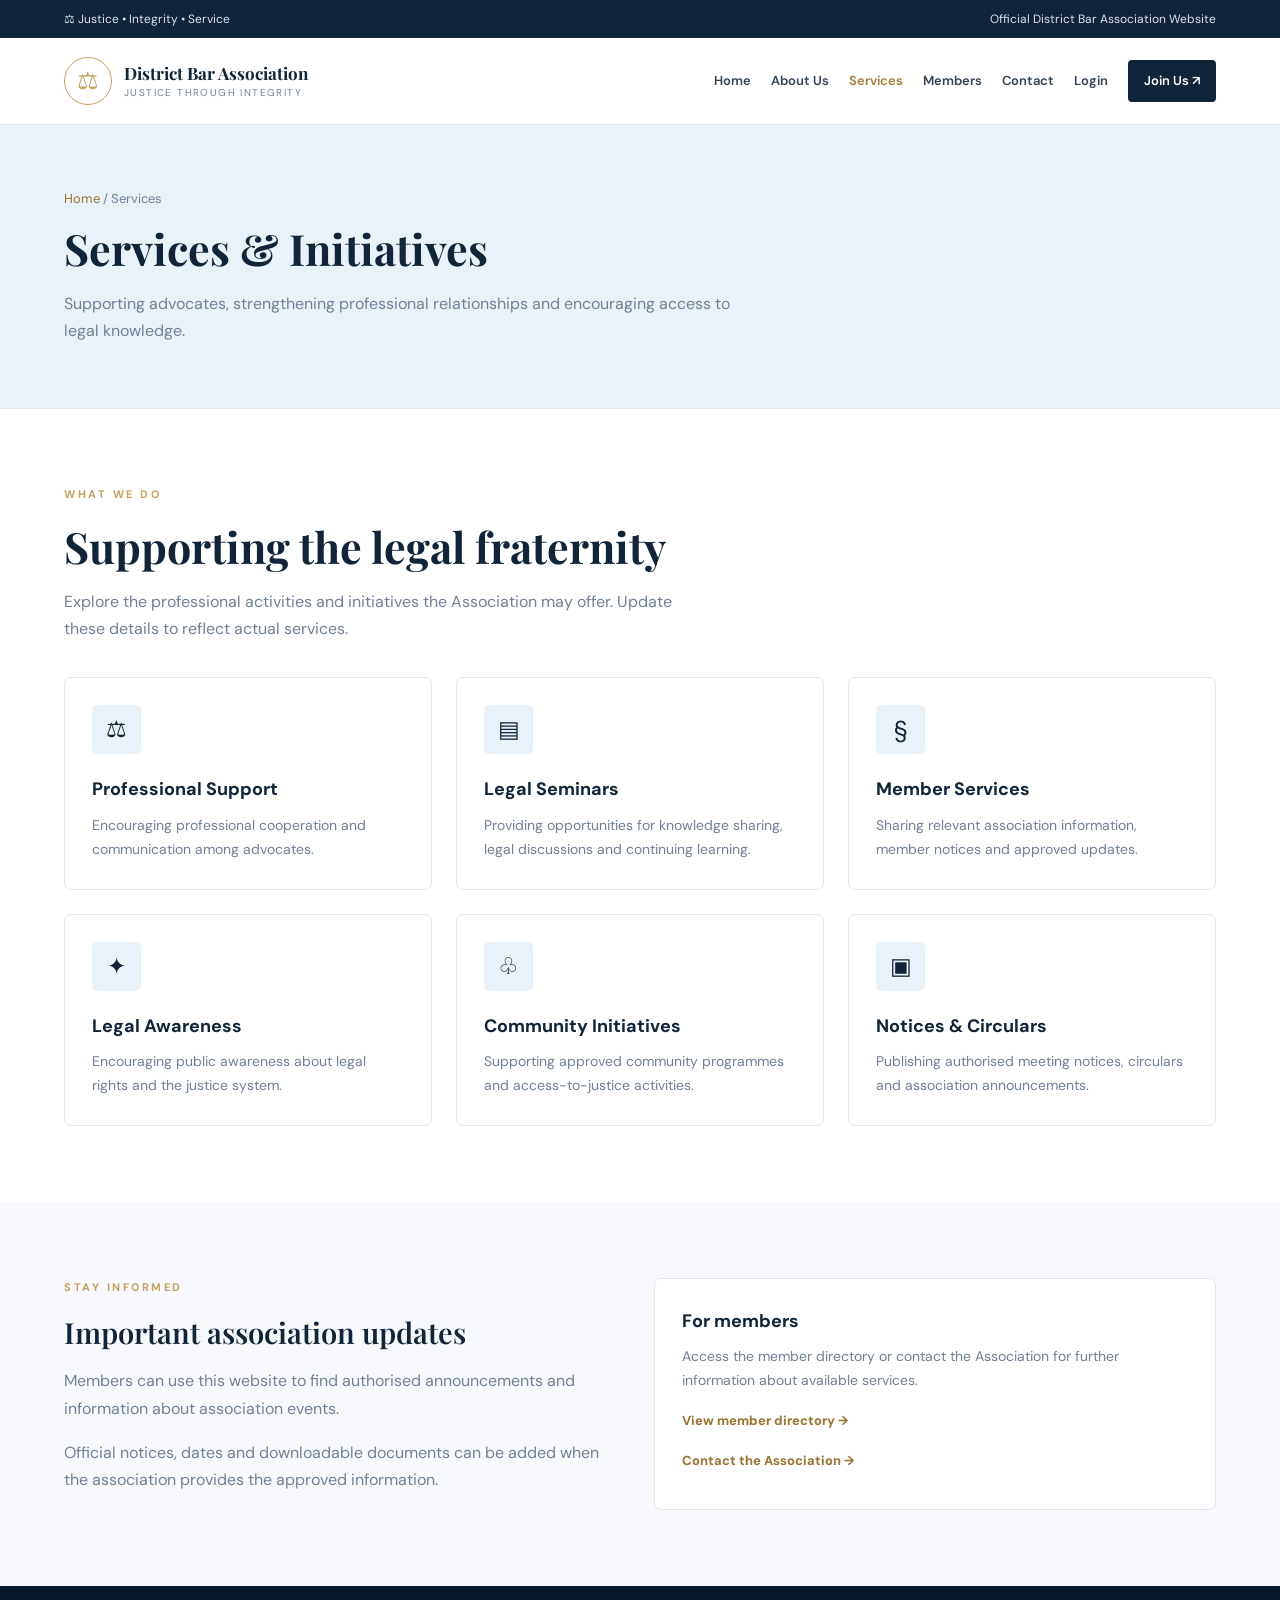
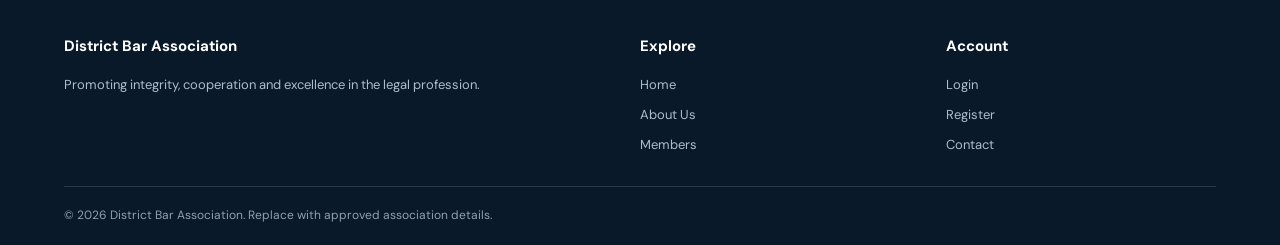
<file: services.html>
<!DOCTYPE html>
<html lang="en">
<head>
  <meta charset="UTF-8">
  <meta name="viewport" content="width=device-width, initial-scale=1.0">
  <title>Services | District Bar Association</title>
  <link rel="stylesheet" href="style.css">
</head>
<body>
<div class="topbar"><div class="container"><span>⚖ Justice • Integrity • Service</span><span>Official District Bar Association Website</span></div></div>
<header><nav class="nav container">
  <a href="index.html" class="brand"><div class="brand-mark">⚖</div><div><h2>District Bar Association</h2><small>Justice through integrity</small></div></a>
  <div class="nav-links"><a href="index.html">Home</a><a href="about.html">About Us</a><a class="active" href="services.html">Services</a><a href="members.html">Members</a><a href="contact.html">Contact</a><a href="login.html">Login</a><a class="nav-cta" href="register.html">Join Us ↗</a></div>
</nav></header>

<section class="page-banner"><div class="container">
  <div class="breadcrumb"><a href="index.html">Home</a> / Services</div>
  <h1>Services & Initiatives</h1>
  <p>Supporting advocates, strengthening professional relationships and encouraging access to legal knowledge.</p>
</div></section>

<section class="section"><div class="container">
  <div class="section-heading"><div class="eyebrow">What we do</div><h2>Supporting the legal fraternity</h2><p>Explore the professional activities and initiatives the Association may offer. Update these details to reflect actual services.</p></div>
  <div class="grid-3">
    <article class="card"><div class="card-icon">⚖</div><h3>Professional Support</h3><p>Encouraging professional cooperation and communication among advocates.</p></article>
    <article class="card"><div class="card-icon">▤</div><h3>Legal Seminars</h3><p>Providing opportunities for knowledge sharing, legal discussions and continuing learning.</p></article>
    <article class="card"><div class="card-icon">§</div><h3>Member Services</h3><p>Sharing relevant association information, member notices and approved updates.</p></article>
    <article class="card"><div class="card-icon">✦</div><h3>Legal Awareness</h3><p>Encouraging public awareness about legal rights and the justice system.</p></article>
    <article class="card"><div class="card-icon">♧</div><h3>Community Initiatives</h3><p>Supporting approved community programmes and access-to-justice activities.</p></article>
    <article class="card"><div class="card-icon">▣</div><h3>Notices & Circulars</h3><p>Publishing authorised meeting notices, circulars and association announcements.</p></article>
  </div>
</div></section>

<section class="section section-soft"><div class="container grid-2">
  <div class="content-copy"><div class="eyebrow">Stay informed</div><h2>Important association updates</h2><p>Members can use this website to find authorised announcements and information about association events.</p><p>Official notices, dates and downloadable documents can be added when the association provides the approved information.</p></div>
  <div class="card"><h3>For members</h3><p>Access the member directory or contact the Association for further information about available services.</p><a class="text-link" href="members.html">View member directory →</a><br><a class="text-link" href="contact.html">Contact the Association →</a></div>
</div></section>

<footer><div class="container"><div class="footer-grid">
  <div><h3>District Bar Association</h3><p>Promoting integrity, cooperation and excellence in the legal profession.</p></div>
  <div><h3>Explore</h3><div class="footer-links"><a href="index.html">Home</a><a href="about.html">About Us</a><a href="members.html">Members</a></div></div>
  <div><h3>Account</h3><div class="footer-links"><a href="login.html">Login</a><a href="register.html">Register</a><a href="contact.html">Contact</a></div></div>
</div><div class="footer-bottom">© 2026 District Bar Association. Replace with approved association details.</div></div></footer>
</body>
</html>
</file>
<file: style.css>
/* DISTRICT BAR ASSOCIATION - SHARED STYLES */
@import url('https://fonts.googleapis.com/css2?family=DM+Sans:wght@400;500;600;700&family=Playfair+Display:wght@500;600;700&display=swap');

:root {
  --navy: #10243a;
  --navy-light: #1b3855;
  --blue: #eaf2f9;
  --gold: #c5a15d;
  --white: #ffffff;
  --text: #334155;
  --muted: #718096;
  --border: #e1e7ed;
  --light: #f7f9fc;
}

* {
  margin: 0;
  padding: 0;
  box-sizing: border-box;
}

html { scroll-behavior: smooth; }

body {
  font-family: 'DM Sans', sans-serif;
  color: var(--text);
  line-height: 1.7;
  background: var(--white);
}

a { text-decoration: none; color: inherit; }
button, input, textarea, select { font: inherit; }
img { max-width: 100%; display: block; }

.container {
  width: min(1160px, 90%);
  margin: auto;
}

.topbar {
  background: var(--navy);
  color: #d9e3ef;
  font-size: 12px;
  padding: 9px 0;
}

.topbar .container {
  display: flex;
  justify-content: space-between;
  gap: 12px;
  flex-wrap: wrap;
}

header {
  background: white;
  border-bottom: 1px solid var(--border);
  position: sticky;
  top: 0;
  z-index: 10;
}

.nav {
  min-height: 86px;
  display: flex;
  align-items: center;
  justify-content: space-between;
  gap: 24px;
}

.brand {
  display: flex;
  align-items: center;
  gap: 12px;
  color: var(--navy);
  flex-shrink: 0;
}

.brand-mark {
  width: 48px;
  height: 48px;
  border: 1px solid var(--gold);
  display: grid;
  place-items: center;
  border-radius: 50%;
  color: var(--gold);
  font-family: Georgia, serif;
  font-size: 24px;
}

.brand h2 {
  font-family: 'Playfair Display', serif;
  font-size: 17px;
  line-height: 1.3;
}

.brand small {
  display: block;
  color: var(--muted);
  font-size: 10px;
  letter-spacing: 1.4px;
  text-transform: uppercase;
}

.nav-links {
  display: flex;
  align-items: center;
  gap: 20px;
  flex-wrap: wrap;
  font-size: 13px;
  font-weight: 600;
}

.nav-links a:hover,
.nav-links a.active { color: #a47d36; }

.nav-links .nav-cta {
  background: var(--navy);
  color: white;
  padding: 10px 16px;
  border-radius: 4px;
}

.nav-links .nav-cta:hover { background: var(--navy-light); color: white; }

.hero {
  background:
    linear-gradient(90deg, rgba(10, 29, 48, .97), rgba(16, 36, 58, .83)),
    url('https://images.unsplash.com/photo-1589829545856-d10d557cf95f?auto=format&fit=crop&w=1800&q=85')
    center/cover;
  color: white;
  padding: 105px 0 100px;
}

.eyebrow {
  color: var(--gold);
  text-transform: uppercase;
  letter-spacing: 2.5px;
  font-size: 11px;
  font-weight: 700;
  margin-bottom: 17px;
}

.hero h1 {
  font-family: 'Playfair Display', serif;
  font-size: clamp(38px, 5vw, 66px);
  line-height: 1.15;
  max-width: 740px;
  margin-bottom: 22px;
}

.hero p {
  color: #d4dfeb;
  max-width: 610px;
  margin-bottom: 30px;
}

.hero-actions {
  display: flex;
  gap: 13px;
  flex-wrap: wrap;
}

.btn {
  display: inline-flex;
  align-items: center;
  justify-content: center;
  padding: 12px 22px;
  border: 1px solid var(--navy);
  background: var(--navy);
  color: white;
  font-weight: 600;
  font-size: 13px;
  border-radius: 4px;
  cursor: pointer;
  transition: .2s ease;
}

.btn:hover { background: var(--navy-light); }
.btn-gold { background: var(--gold); border-color: var(--gold); color: var(--navy); }
.btn-gold:hover { background: #d6b779; }
.btn-outline { background: transparent; border-color: #aab8c7; color: white; }
.btn-outline:hover { background: white; color: var(--navy); }

.section { padding: 76px 0; }
.section-soft { background: var(--light); }

.section-heading {
  max-width: 650px;
  margin-bottom: 35px;
}

.section-heading.center { text-align: center; margin-inline: auto; }

.section-heading h2,
.page-banner h1 {
  font-family: 'Playfair Display', serif;
  color: var(--navy);
  font-size: clamp(30px, 4vw, 43px);
  line-height: 1.25;
  margin-bottom: 14px;
}

.section-heading p { color: var(--muted); }

.grid-3 {
  display: grid;
  grid-template-columns: repeat(3, minmax(0, 1fr));
  gap: 24px;
}

.grid-2 {
  display: grid;
  grid-template-columns: repeat(2, minmax(0, 1fr));
  gap: 28px;
}

.card {
  border: 1px solid var(--border);
  background: white;
  padding: 27px;
  border-radius: 7px;
  transition: transform .2s, box-shadow .2s;
}

.card:hover {
  transform: translateY(-4px);
  box-shadow: 0 14px 35px #10243a0d;
}

.card-icon {
  width: 49px;
  height: 49px;
  display: grid;
  place-items: center;
  background: var(--blue);
  color: var(--navy);
  font-size: 23px;
  border-radius: 5px;
  margin-bottom: 20px;
}

.card h3 { color: var(--navy); margin-bottom: 9px; font-size: 18px; }
.card p { color: var(--muted); font-size: 14px; }

.text-link {
  display: inline-block;
  margin-top: 17px;
  color: #98722f;
  font-size: 13px;
  font-weight: 700;
}

.stats {
  background: var(--navy);
  color: white;
  padding: 32px 0;
}

.stats-grid {
  display: grid;
  grid-template-columns: repeat(4, 1fr);
  gap: 20px;
  text-align: center;
}

.stat strong {
  display: block;
  font-family: 'Playfair Display', serif;
  font-size: 32px;
  color: var(--gold);
}

.stat span { font-size: 13px; color: #d1dce7; }

.page-banner {
  background: var(--blue);
  padding: 63px 0;
  border-bottom: 1px solid var(--border);
}

.breadcrumb { color: var(--muted); font-size: 13px; margin-bottom: 12px; }
.breadcrumb a { color: #997431; }
.page-banner p { max-width: 700px; color: var(--muted); }

.content-copy h2 {
  font: 600 29px 'Playfair Display', serif;
  color: var(--navy);
  margin-bottom: 16px;
}

.content-copy p { margin-bottom: 17px; color: var(--muted); }

.notice {
  border-left: 3px solid var(--gold);
  background: #f7f9fc;
  padding: 18px 22px;
  margin-bottom: 15px;
}

.notice h3 { font-size: 16px; color: var(--navy); }
.notice small { color: var(--muted); }

.member-card { padding: 0; overflow: hidden; text-align: center; }
.member-photo {
  height: 190px;
  display: grid;
  place-items: center;
  background: linear-gradient(135deg, #dfeaf4, #f5f7fa);
  color: var(--navy);
  font: 52px 'Playfair Display', serif;
}
.member-info { padding: 22px; }
.member-info h3 { color: var(--navy); font-size: 17px; }
.member-info p { color: var(--muted); font-size: 13px; }

.form-card {
  width: min(560px, 100%);
  margin: auto;
  padding: 35px;
  border: 1px solid var(--border);
  border-radius: 8px;
  box-shadow: 0 12px 40px #10243a0b;
  background: white;
}

.form-card h2 {
  color: var(--navy);
  font: 600 29px 'Playfair Display', serif;
  margin-bottom: 5px;
}

.form-card .intro { color: var(--muted); margin-bottom: 25px; font-size: 14px; }

.form-group { margin-bottom: 18px; }
.form-group label { display: block; color: var(--navy); font-weight: 600; font-size: 13px; margin-bottom: 7px; }

.form-group input,
.form-group textarea,
.form-group select {
  width: 100%;
  padding: 12px 13px;
  border: 1px solid #d8e0e8;
  border-radius: 4px;
  outline: none;
  background: white;
  color: var(--text);
}

.form-group input:focus,
.form-group textarea:focus,
.form-group select:focus { border-color: #6488aa; }

.form-group textarea { resize: vertical; min-height: 130px; }
.form-card .btn { width: 100%; }
.form-note { text-align: center; margin-top: 20px; font-size: 13px; color: var(--muted); }
.form-note a { color: #997431; font-weight: 700; }
.form-row { display: grid; grid-template-columns: 1fr 1fr; gap: 15px; }

.contact-detail { display: flex; gap: 15px; margin-bottom: 25px; }
.contact-detail .card-icon { flex-shrink: 0; margin: 0; }
.contact-detail h3 { color: var(--navy); font-size: 16px; }
.contact-detail p { color: var(--muted); font-size: 14px; }

.cta {
  background: var(--navy);
  padding: 48px 0;
  color: white;
}
.cta-inner { display: flex; align-items: center; justify-content: space-between; gap: 25px; flex-wrap: wrap; }
.cta h2 { font: 600 30px 'Playfair Display', serif; margin-bottom: 8px; }
.cta p { color: #d1dce7; font-size: 14px; }

footer { background: #0a1929; color: #cad5e1; padding: 48px 0 20px; }
.footer-grid { display: grid; grid-template-columns: 2fr 1fr 1fr; gap: 35px; padding-bottom: 30px; }
footer h3 { color: white; margin-bottom: 14px; font-size: 15px; }
footer p, footer a { color: #aebdce; font-size: 13px; }
footer a:hover { color: var(--gold); }
.footer-links { display: grid; gap: 8px; }
.footer-bottom { border-top: 1px solid #26384b; padding-top: 18px; font-size: 12px; color: #8fa0b2; }

.auth-section {
  padding: 65px 0;
  background: linear-gradient(135deg, #f4f7fb, #eaf2f9);
  min-height: 68vh;
}

.checkline { display: flex; align-items: flex-start; gap: 9px; font-size: 12px; color: var(--muted); margin-bottom: 18px; }
.checkline input { margin-top: 5px; }

@media (max-width: 1000px) {
  .nav { align-items: flex-start; padding: 17px 0; flex-direction: column; }
  .nav-links { gap: 13px; }
}

@media (max-width: 700px) {
  .grid-3, .grid-2, .footer-grid { grid-template-columns: 1fr; }
  .stats-grid { grid-template-columns: repeat(2, 1fr); }
  .hero { padding: 72px 0; }
  .section { padding: 52px 0; }
  .form-card { padding: 24px; }
  .form-row { grid-template-columns: 1fr; gap: 0; }
  .page-banner { padding: 45px 0; }
}
</file>
